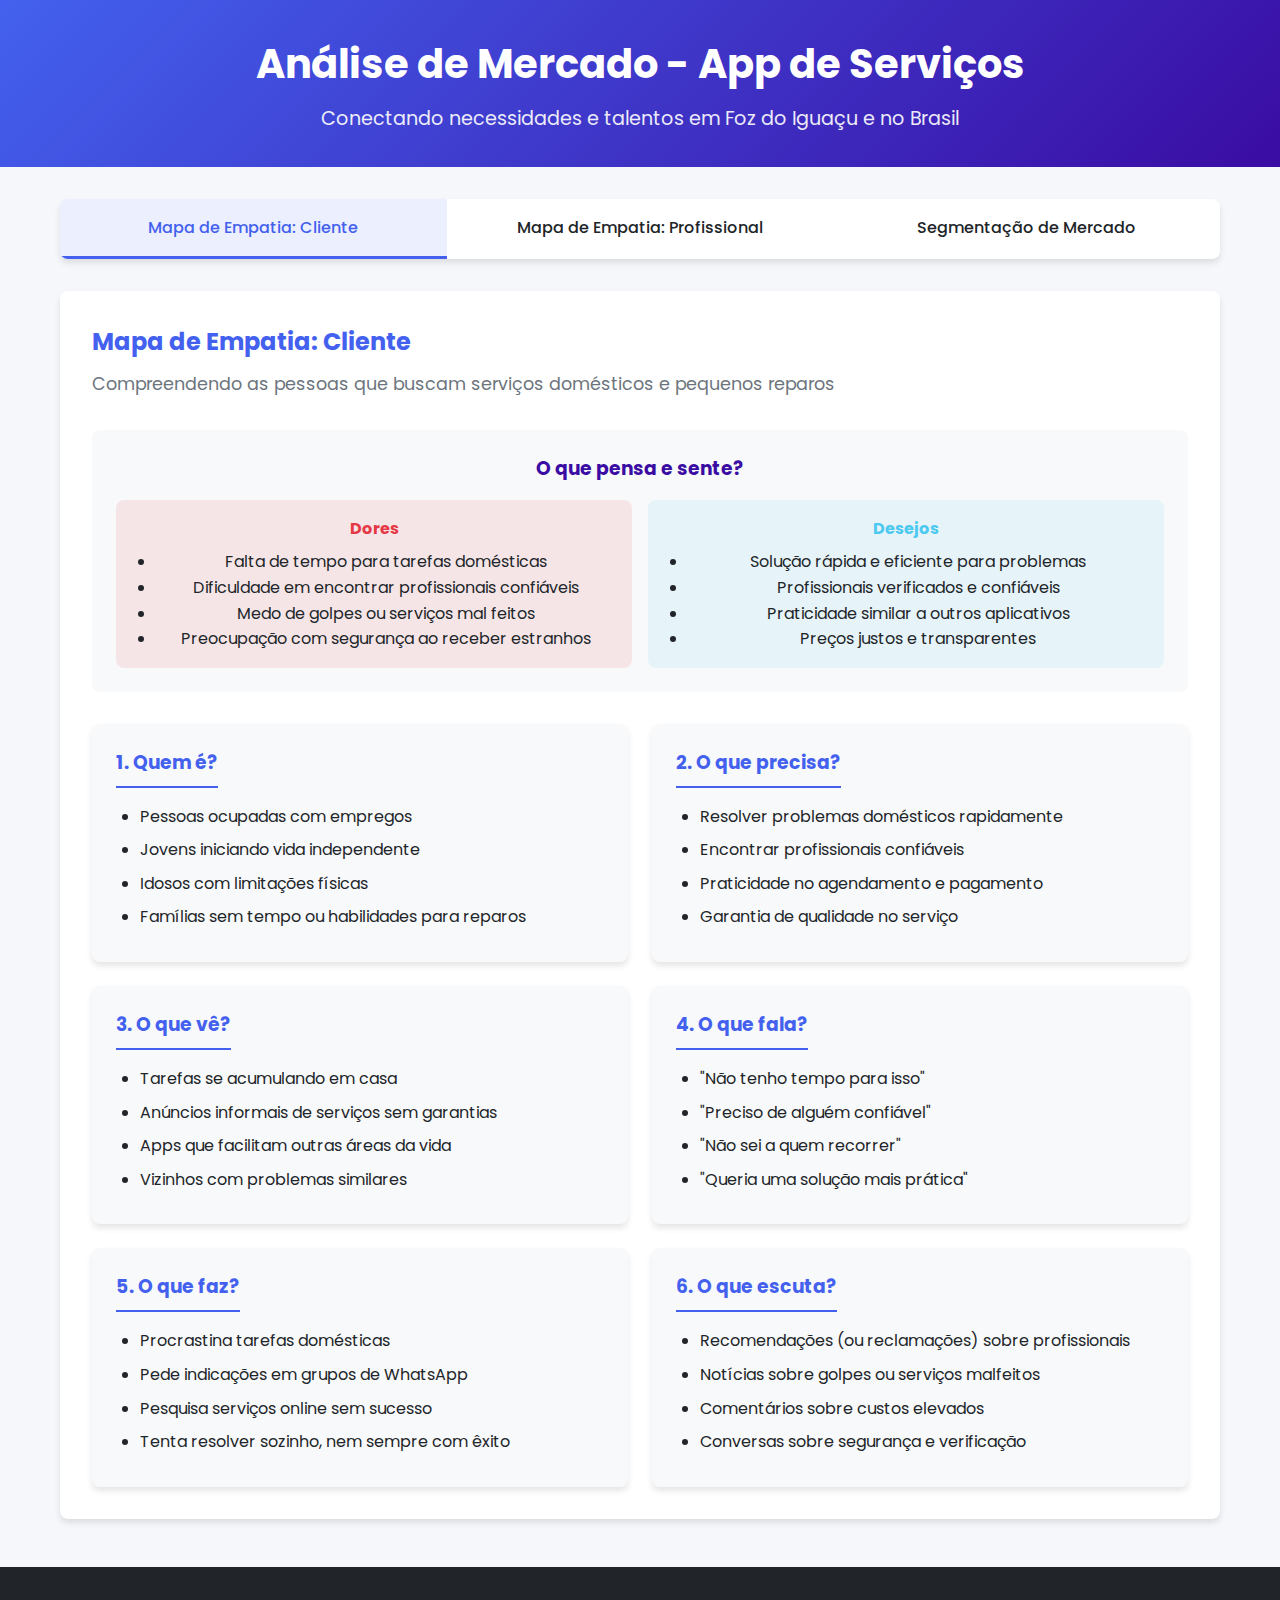
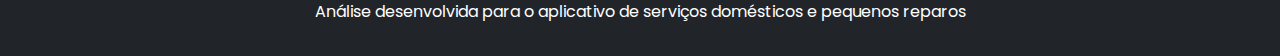
<file: Eu Resolvo/tamplates_front/Mapa-Empatia&Segmentacao/index.html>
<!DOCTYPE html>
<html lang="pt-BR">
<head>
    <meta charset="UTF-8">
    <meta name="viewport" content="width=device-width, initial-scale=1.0">
    <title>Análise de Mercado - App de Serviços</title>
    <link rel="stylesheet" href="styles.css">
    <link rel="preconnect" href="https://fonts.googleapis.com">
    <link rel="preconnect" href="https://fonts.gstatic.com" crossorigin>
    <link href="https://fonts.googleapis.com/css2?family=Poppins:wght@300;400;500;600;700&display=swap" rel="stylesheet">
</head>
<body>
    <header>
        <div class="container">
            <h1>Análise de Mercado - App de Serviços</h1>
            <p class="subtitle">Conectando necessidades e talentos em Foz do Iguaçu e no Brasil</p>
        </div>
    </header>

    <nav class="container">
        <ul class="tabs">
            <li class="tab active" data-tab="mapa-cliente">Mapa de Empatia: Cliente</li>
            <li class="tab" data-tab="mapa-profissional">Mapa de Empatia: Profissional</li>
            <li class="tab" data-tab="segmentacao">Segmentação de Mercado</li>
        </ul>
    </nav>

    <main class="container">
        <!-- Mapa de Empatia: Cliente -->
        <section id="mapa-cliente" class="tab-content active">
            <h2>Mapa de Empatia: Cliente</h2>
            <p class="description">Compreendendo as pessoas que buscam serviços domésticos e pequenos reparos</p>
            
            <div class="empathy-map">
                <div class="empathy-head">
                    <div class="head-content">
                        <h3>O que pensa e sente?</h3>
                        <div class="pains-gains">
                            <div class="pains">
                                <h4>Dores</h4>
                                <ul>
                                    <li>Falta de tempo para tarefas domésticas</li>
                                    <li>Dificuldade em encontrar profissionais confiáveis</li>
                                    <li>Medo de golpes ou serviços mal feitos</li>
                                    <li>Preocupação com segurança ao receber estranhos</li>
                                </ul>
                            </div>
                            <div class="gains">
                                <h4>Desejos</h4>
                                <ul>
                                    <li>Solução rápida e eficiente para problemas</li>
                                    <li>Profissionais verificados e confiáveis</li>
                                    <li>Praticidade similar a outros aplicativos</li>
                                    <li>Preços justos e transparentes</li>
                                </ul>
                            </div>
                        </div>
                    </div>
                </div>
                
                <div class="empathy-sections">
                    <div class="section" id="section-1">
                        <h3>1. Quem é?</h3>
                        <ul>
                            <li>Pessoas ocupadas com empregos</li>
                            <li>Jovens iniciando vida independente</li>
                            <li>Idosos com limitações físicas</li>
                            <li>Famílias sem tempo ou habilidades para reparos</li>
                        </ul>
                    </div>
                    
                    <div class="section" id="section-2">
                        <h3>2. O que precisa?</h3>
                        <ul>
                            <li>Resolver problemas domésticos rapidamente</li>
                            <li>Encontrar profissionais confiáveis</li>
                            <li>Praticidade no agendamento e pagamento</li>
                            <li>Garantia de qualidade no serviço</li>
                        </ul>
                    </div>
                    
                    <div class="section" id="section-3">
                        <h3>3. O que vê?</h3>
                        <ul>
                            <li>Tarefas se acumulando em casa</li>
                            <li>Anúncios informais de serviços sem garantias</li>
                            <li>Apps que facilitam outras áreas da vida</li>
                            <li>Vizinhos com problemas similares</li>
                        </ul>
                    </div>
                    
                    <div class="section" id="section-4">
                        <h3>4. O que fala?</h3>
                        <ul>
                            <li>"Não tenho tempo para isso"</li>
                            <li>"Preciso de alguém confiável"</li>
                            <li>"Não sei a quem recorrer"</li>
                            <li>"Queria uma solução mais prática"</li>
                        </ul>
                    </div>
                    
                    <div class="section" id="section-5">
                        <h3>5. O que faz?</h3>
                        <ul>
                            <li>Procrastina tarefas domésticas</li>
                            <li>Pede indicações em grupos de WhatsApp</li>
                            <li>Pesquisa serviços online sem sucesso</li>
                            <li>Tenta resolver sozinho, nem sempre com êxito</li>
                        </ul>
                    </div>
                    
                    <div class="section" id="section-6">
                        <h3>6. O que escuta?</h3>
                        <ul>
                            <li>Recomendações (ou reclamações) sobre profissionais</li>
                            <li>Notícias sobre golpes ou serviços malfeitos</li>
                            <li>Comentários sobre custos elevados</li>
                            <li>Conversas sobre segurança e verificação</li>
                        </ul>
                    </div>
                </div>
            </div>
        </section>

        <!-- Mapa de Empatia: Profissional -->
        <section id="mapa-profissional" class="tab-content">
            <h2>Mapa de Empatia: Profissional</h2>
            <p class="description">Compreendendo as pessoas que oferecem serviços domésticos e pequenos reparos</p>
            
            <div class="empathy-map">
                <div class="empathy-head">
                    <div class="head-content">
                        <h3>O que pensa e sente?</h3>
                        <div class="pains-gains">
                            <div class="pains">
                                <h4>Dores</h4>
                                <ul>
                                    <li>Instabilidade financeira e falta de clientes regulares</li>
                                    <li>Dificuldade em divulgar seus serviços</li>
                                    <li>Preocupação com segurança ao ir à casa de desconhecidos</li>
                                    <li>Calotes e desvalorização do trabalho</li>
                                </ul>
                            </div>
                            <div class="gains">
                                <h4>Desejos</h4>
                                <ul>
                                    <li>Fluxo constante de trabalho e renda</li>
                                    <li>Reconhecimento e valorização profissional</li>
                                    <li>Autonomia para escolher serviços</li>
                                    <li>Pagamentos seguros e garantidos</li>
                                </ul>
                            </div>
                        </div>
                    </div>
                </div>
                
                <div class="empathy-sections">
                    <div class="section" id="section-1">
                        <h3>1. Quem é?</h3>
                        <ul>
                            <li>Profissionais autônomos "faz-tudo"</li>
                            <li>Pessoas buscando renda complementar</li>
                            <li>Especialistas experientes (eletricistas, encanadores)</li>
                            <li>Trabalhadores informais sem canal de divulgação</li>
                        </ul>
                    </div>
                    
                    <div class="section" id="section-2">
                        <h3>2. O que precisa?</h3>
                        <ul>
                            <li>Encontrar clientes de forma constante</li>
                            <li>Garantia de pagamento pelos serviços</li>
                            <li>Divulgação eficiente de suas habilidades</li>
                            <li>Flexibilidade de horários e serviços</li>
                        </ul>
                    </div>
                    
                    <div class="section" id="section-3">
                        <h3>3. O que vê?</h3>
                        <ul>
                            <li>Concorrência cobrando preços muito baixos</li>
                            <li>Potencial de mercado não aproveitado</li>
                            <li>Outros profissionais usando apps de serviço</li>
                            <li>Custo de vida aumentando</li>
                        </ul>
                    </div>
                    
                    <div class="section" id="section-4">
                        <h3>4. O que fala?</h3>
                        <ul>
                            <li>"Queria ter serviço todo dia"</li>
                            <li>"É difícil viver de bico"</li>
                            <li>"Meu trabalho vale mais que isso"</li>
                            <li>"Preciso de mais clientes"</li>
                        </ul>
                    </div>
                    
                    <div class="section" id="section-5">
                        <h3>5. O que faz?</h3>
                        <ul>
                            <li>Divulga serviços informalmente</li>
                            <li>Negocia preços diretamente com clientes</li>
                            <li>Investe em ferramentas e materiais</li>
                            <li>Busca ativamente por novos clientes</li>
                        </ul>
                    </div>
                    
                    <div class="section" id="section-6">
                        <h3>6. O que escuta?</h3>
                        <ul>
                            <li>Clientes pechinchando preços</li>
                            <li>Histórias de colegas com problemas de pagamento</li>
                            <li>Feedback sobre seu trabalho</li>
                            <li>Discussões sobre informalidade e impostos</li>
                        </ul>
                    </div>
                </div>
            </div>
        </section>

        <!-- Segmentação de Mercado -->
        <section id="segmentacao" class="tab-content">
            <h2>Segmentação de Mercado</h2>
            <p class="description">Identificando os principais grupos de clientes e profissionais para o aplicativo</p>
            
            <div class="segmentation-container">
                <div class="segmentation-tabs">
                    <button class="seg-tab active" data-seg="clientes">Clientes</button>
                    <button class="seg-tab" data-seg="profissionais">Profissionais</button>
                </div>
                
                <div id="clientes" class="segmentation-content active">
                    <div class="segment-cards">
                        <div class="segment-card">
                            <div class="segment-icon">👩‍💼</div>
                            <h3>Os "Sem Tempo" Urbanos</h3>
                            <div class="segment-details">
                                <p><strong>Quem são:</strong> Profissionais ativos, 25-50 anos, rotinas intensas, pouco tempo livre</p>
                                <p><strong>Características:</strong> Renda média-alta, valorizam conveniência e confiabilidade</p>
                                <p><strong>Necessidades:</strong> Serviços de qualidade, profissionais verificados, agendamento fácil</p>
                                <p><strong>Comportamento:</strong> Dispostos a pagar mais por qualidade e praticidade</p>
                            </div>
                        </div>
                        
                        <div class="segment-card">
                            <div class="segment-icon">🧑‍🎓</div>
                            <h3>Os Jovens "Se Virando Sozinhos"</h3>
                            <div class="segment-details">
                                <p><strong>Quem são:</strong> Estudantes, recém-formados, jovens profissionais (18-30 anos)</p>
                                <p><strong>Características:</strong> Primeira vez morando sozinhos, renda limitada, sem ferramentas</p>
                                <p><strong>Necessidades:</strong> Soluções acessíveis para problemas básicos, montagem de móveis</p>
                                <p><strong>Comportamento:</strong> Sensíveis a preço, valorizam conveniência e rapidez</p>
                            </div>
                        </div>
                        
                        <div class="segment-card">
                            <div class="segment-icon">👵</div>
                            <h3>Idosos e Pessoas com Mobilidade Reduzida</h3>
                            <div class="segment-details">
                                <p><strong>Quem são:</strong> Pessoas 60+ anos, aposentados, com limitações físicas</p>
                                <p><strong>Características:</strong> Moram sozinhos ou com cônjuges idosos, precisam de ajuda</p>
                                <p><strong>Necessidades:</strong> Auxílio em tarefas que exigem força ou agilidade</p>
                                <p><strong>Comportamento:</strong> Valorizam confiança e segurança acima de tudo</p>
                            </div>
                        </div>
                        
                        <div class="segment-card">
                            <div class="segment-icon">👨‍👩‍👧</div>
                            <h3>As Famílias Atarefadas</h3>
                            <div class="segment-details">
                                <p><strong>Quem são:</strong> Casais com filhos, ambos os pais trabalham</p>
                                <p><strong>Características:</strong> Múltiplas demandas domésticas, falta de tempo</p>
                                <p><strong>Necessidades:</strong> Limpeza, organização, montagem, consertos</p>
                                <p><strong>Comportamento:</strong> Priorizam segurança devido às crianças, buscam serviços regulares</p>
                            </div>
                        </div>
                    </div>
                </div>
                
                <div id="profissionais" class="segmentation-content">
                    <div class="segment-cards">
                        <div class="segment-card">
                            <div class="segment-icon">🔧</div>
                            <h3>O Profissional Autônomo "Faz-Tudo"</h3>
                            <div class="segment-details">
                                <p><strong>Quem são:</strong> Profissionais do mercado informal de reparos e manutenção</p>
                                <p><strong>Características:</strong> Experiência prática em diversas áreas, dependem de indicações</p>
                                <p><strong>Necessidades:</strong> Ampliar base de clientes, reduzir tempo ocioso</p>
                                <p><strong>Comportamento:</strong> Buscam estabilidade financeira e fluxo previsível de trabalho</p>
                            </div>
                        </div>
                        
                        <div class="segment-card">
                            <div class="segment-icon">💼</div>
                            <h3>O "Complementador de Renda"</h3>
                            <div class="segment-details">
                                <p><strong>Quem são:</strong> Pessoas com emprego formal buscando renda extra</p>
                                <p><strong>Características:</strong> Disponibilidade em horários específicos, habilidades variadas</p>
                                <p><strong>Necessidades:</strong> Flexibilidade, forma descomplicada de conectar-se</p>
                                <p><strong>Comportamento:</strong> Valorizam autonomia para escolher quando e quais serviços aceitar</p>
                            </div>
                        </div>
                        
                        <div class="segment-card">
                            <div class="segment-icon">👨‍🔧</div>
                            <h3>O Especialista Experiente</h3>
                            <div class="segment-details">
                                <p><strong>Quem são:</strong> Profissionais com formação técnica ou vasta experiência</p>
                                <p><strong>Características:</strong> Conhecimento especializado, podem estar aposentados</p>
                                <p><strong>Necessidades:</strong> Encontrar clientes que valorizem sua expertise</p>
                                <p><strong>Comportamento:</strong> Buscam qualidade sobre quantidade, valorizam respeito pelo trabalho</p>
                            </div>
                        </div>
                    </div>
                </div>
            </div>
            
            <div class="geographic-focus">
                <h3>Foco Geográfico Inicial: Foz do Iguaçu, PR</h3>
                <p>Características específicas da região:</p>
                <ul>
                    <li>Cidade turística e fronteiriça</li>
                    <li>População diversificada</li>
                    <li>Mercado de teste ideal antes da expansão nacional</li>
                    <li>Potencial para validar o modelo em escala controlada</li>
                </ul>
            </div>
        </section>
    </main>

    <footer>
        <div class="container">
            <p>Análise desenvolvida para o aplicativo de serviços domésticos e pequenos reparos</p>
        </div>
    </footer>

    <script src="script.js"></script>
</body>
</html>
</file>
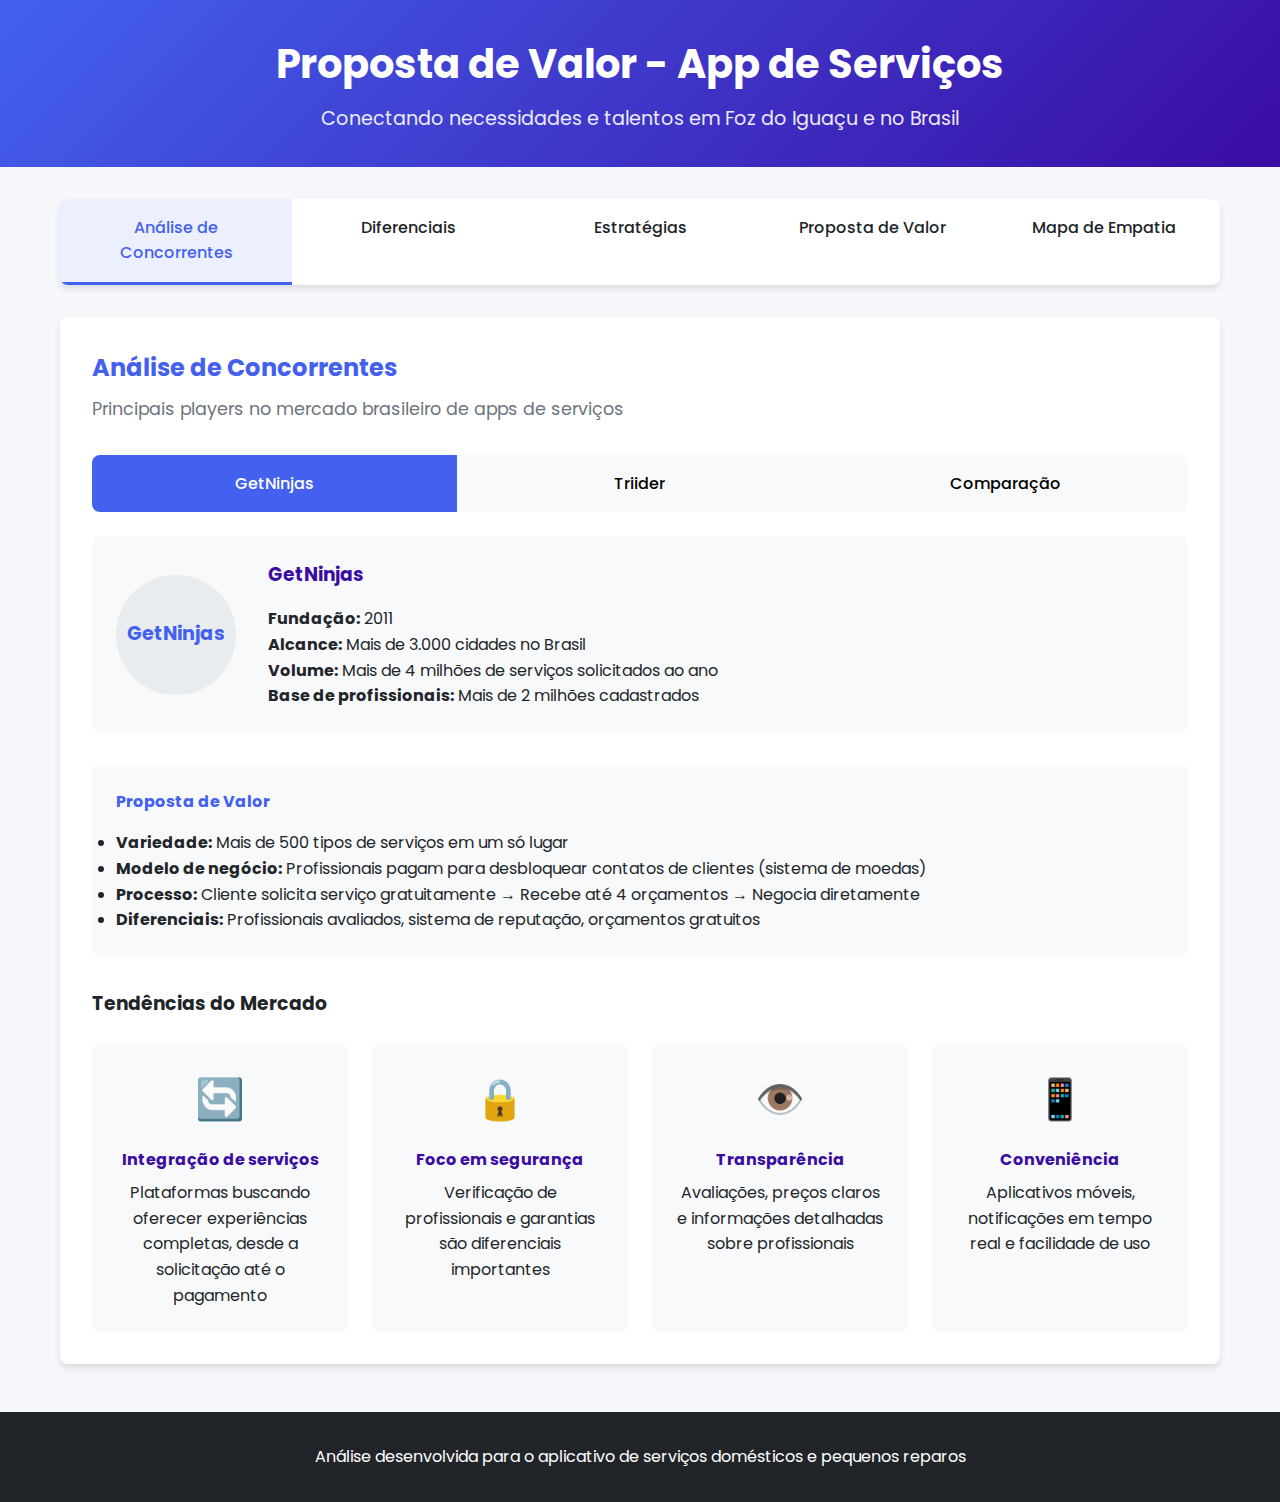
<file: Eu Resolvo/tamplates_front/Porposta-Valor/proposta_valor.html>
<!DOCTYPE html>
<html lang="pt-BR">
<head>
    <meta charset="UTF-8">
    <meta name="viewport" content="width=device-width, initial-scale=1.0">
    <title>Proposta de Valor - App de Serviços</title>
    <link rel="stylesheet" href="styles.css">
    <link rel="preconnect" href="https://fonts.googleapis.com">
    <link rel="preconnect" href="https://fonts.gstatic.com" crossorigin>
    <link href="https://fonts.googleapis.com/css2?family=Poppins:wght@300;400;500;600;700&display=swap" rel="stylesheet">
</head>
<body>
    <header>
        <div class="container">
            <h1>Proposta de Valor - App de Serviços</h1>
            <p class="subtitle">Conectando necessidades e talentos em Foz do Iguaçu e no Brasil</p>
        </div>
    </header>

    <nav class="container">
        <ul class="tabs">
            <li class="tab active" data-tab="concorrentes">Análise de Concorrentes</li>
            <li class="tab" data-tab="diferenciais">Diferenciais</li>
            <li class="tab" data-tab="estrategias">Estratégias</li>
            <li class="tab" data-tab="proposta">Proposta de Valor</li>
            <li class="tab" data-tab="mapa-empatia">Mapa de Empatia</li>
        </ul>
    </nav>

    <main class="container">
        <!-- Análise de Concorrentes -->
        <section id="concorrentes" class="tab-content active">
            <h2>Análise de Concorrentes</h2>
            <p class="description">Principais players no mercado brasileiro de apps de serviços</p>
            
            <div class="competitors-container">
                <div class="competitor-tabs">
                    <button class="comp-tab active" data-comp="getninjas">GetNinjas</button>
                    <button class="comp-tab" data-comp="triider">Triider</button>
                    <button class="comp-tab" data-comp="comparacao">Comparação</button>
                </div>
                
                <div id="getninjas" class="competitor-content active">
                    <div class="competitor-card">
                        <div class="competitor-logo">
                            <span class="logo-placeholder">GetNinjas</span>
                        </div>
                        <div class="competitor-info">
                            <h3>GetNinjas</h3>
                            <p><strong>Fundação:</strong> 2011</p>
                            <p><strong>Alcance:</strong> Mais de 3.000 cidades no Brasil</p>
                            <p><strong>Volume:</strong> Mais de 4 milhões de serviços solicitados ao ano</p>
                            <p><strong>Base de profissionais:</strong> Mais de 2 milhões cadastrados</p>
                        </div>
                    </div>
                    
                    <div class="value-proposition">
                        <h4>Proposta de Valor</h4>
                        <ul>
                            <li><strong>Variedade:</strong> Mais de 500 tipos de serviços em um só lugar</li>
                            <li><strong>Modelo de negócio:</strong> Profissionais pagam para desbloquear contatos de clientes (sistema de moedas)</li>
                            <li><strong>Processo:</strong> Cliente solicita serviço gratuitamente → Recebe até 4 orçamentos → Negocia diretamente</li>
                            <li><strong>Diferenciais:</strong> Profissionais avaliados, sistema de reputação, orçamentos gratuitos</li>
                        </ul>
                    </div>
                </div>
                
                <div id="triider" class="competitor-content">
                    <div class="competitor-card">
                        <div class="competitor-logo">
                            <span class="logo-placeholder">Triider</span>
                        </div>
                        <div class="competitor-info">
                            <h3>Triider</h3>
                            <p><strong>Fundação:</strong> 2017</p>
                            <p><strong>Alcance:</strong> Presente em mais de 15 cidades (principais capitais)</p>
                            <p><strong>Aquisição:</strong> Comprou a operação brasileira da Habitissimo em 2021</p>
                            <p><strong>Foco:</strong> Serviços de manutenção e reforma</p>
                        </div>
                    </div>
                    
                    <div class="value-proposition">
                        <h4>Proposta de Valor</h4>
                        <ul>
                            <li><strong>Acompanhamento:</strong> "O Triider acompanha seu pedido do início ao fim"</li>
                            <li><strong>Processo integrado:</strong> Solicitação, orçamentos, comunicação, contratação e pagamento em um único lugar</li>
                            <li><strong>Pagamento:</strong> Facilitado em até 6x sem juros</li>
                            <li><strong>Diferenciais:</strong> Profissionais verificados, garantia nos serviços, suporte constante</li>
                        </ul>
                    </div>
                </div>
                
                <div id="comparacao" class="competitor-content">
                    <h3>Comparação dos Concorrentes</h3>
                    <div class="comparison-table">
                        <table>
                            <thead>
                                <tr>
                                    <th>Aspecto</th>
                                    <th>GetNinjas</th>
                                    <th>Triider</th>
                                </tr>
                            </thead>
                            <tbody>
                                <tr>
                                    <td>Modelo de negócio</td>
                                    <td>Profissionais pagam por contatos</td>
                                    <td>Não especificado claramente</td>
                                </tr>
                                <tr>
                                    <td>Variedade de serviços</td>
                                    <td>Mais de 500 tipos</td>
                                    <td>Foco em manutenção e reforma</td>
                                </tr>
                                <tr>
                                    <td>Alcance geográfico</td>
                                    <td>Mais de 3.000 cidades</td>
                                    <td>15+ cidades (principais capitais)</td>
                                </tr>
                                <tr>
                                    <td>Garantia de serviço</td>
                                    <td>Não mencionada explicitamente</td>
                                    <td>Oferece garantia</td>
                                </tr>
                                <tr>
                                    <td>Pagamento</td>
                                    <td>Negociação direta</td>
                                    <td>Integrado na plataforma, parcelamento</td>
                                </tr>
                                <tr>
                                    <td>Verificação de profissionais</td>
                                    <td>Sistema de avaliações</td>
                                    <td>Verificação ativa</td>
                                </tr>
                                <tr>
                                    <td>Diferencial principal</td>
                                    <td>Volume e variedade</td>
                                    <td>Acompanhamento completo</td>
                                </tr>
                            </tbody>
                        </table>
                    </div>
                </div>
            </div>
            
            <div class="market-trends">
                <h3>Tendências do Mercado</h3>
                <div class="trends-grid">
                    <div class="trend-card">
                        <div class="trend-icon">🔄</div>
                        <h4>Integração de serviços</h4>
                        <p>Plataformas buscando oferecer experiências completas, desde a solicitação até o pagamento</p>
                    </div>
                    <div class="trend-card">
                        <div class="trend-icon">🔒</div>
                        <h4>Foco em segurança</h4>
                        <p>Verificação de profissionais e garantias são diferenciais importantes</p>
                    </div>
                    <div class="trend-card">
                        <div class="trend-icon">👁️</div>
                        <h4>Transparência</h4>
                        <p>Avaliações, preços claros e informações detalhadas sobre profissionais</p>
                    </div>
                    <div class="trend-card">
                        <div class="trend-icon">📱</div>
                        <h4>Conveniência</h4>
                        <p>Aplicativos móveis, notificações em tempo real e facilidade de uso</p>
                    </div>
                </div>
            </div>
        </section>

        <!-- Diferenciais -->
        <section id="diferenciais" class="tab-content">
            <h2>Diferenciais do App</h2>
            <p class="description">O que torna nosso aplicativo único no mercado</p>
            
            <div class="differentials-container">
                <div class="differentials-tabs">
                    <button class="diff-tab active" data-diff="estrategicos">Estratégicos</button>
                    <button class="diff-tab" data-diff="funcionais">Funcionais</button>
                    <button class="diff-tab" data-diff="tecnologicos">Tecnológicos</button>
                </div>
                
                <div id="estrategicos" class="differentials-content active">
                    <div class="differentials-grid">
                        <div class="differential-card">
                            <div class="differential-icon">🎯</div>
                            <h3>Foco regional inicial em Foz do Iguaçu</h3>
                            <p>Enquanto os grandes players focam em capitais, criamos uma experiência altamente personalizada para uma cidade específica, com conhecimento profundo do mercado local e suas particularidades.</p>
                        </div>
                        
                        <div class="differential-card">
                            <div class="differential-icon">🛒</div>
                            <h3>Experiência de marketplace</h3>
                            <p>Diferente do modelo tradicional de "pedido → orçamentos", nosso app propõe uma experiência de navegação por catálogo de profissionais, similar a um marketplace, dando maior autonomia ao cliente.</p>
                        </div>
                        
                        <div class="differential-card">
                            <div class="differential-icon">✅</div>
                            <h3>Verificação rigorosa de profissionais</h3>
                            <p>Sistema de verificação mais completo que os concorrentes, incluindo verificação de antecedentes, documentação, qualificações técnicas e validação de habilidades.</p>
                        </div>
                        
                        <div class="differential-card">
                            <div class="differential-icon">🤝</div>
                            <h3>Inclusão social e formalização</h3>
                            <p>Foco explícito na inclusão de trabalhadores informais no mercado digital, com ferramentas para ajudar profissionais a se formalizarem e capacitação para melhorarem seus serviços.</p>
                        </div>
                    </div>
                </div>
                
                <div id="funcionais" class="differentials-content">
                    <div class="differentials-grid">
                        <div class="differential-card">
                            <div class="differential-icon">🛡️</div>
                            <h3>Sistema de garantia e seguro</h3>
                            <p>Garantia de satisfação para todos os serviços, seguro contra danos ou acidentes durante a execução, e processo claro de resolução de disputas.</p>
                        </div>
                        
                        <div class="differential-card">
                            <div class="differential-icon">📅</div>
                            <h3>Agendamento inteligente</h3>
                            <p>Sistema que considera a localização do profissional e otimiza rotas, com sugestões de horários baseadas na disponibilidade e proximidade.</p>
                        </div>
                        
                        <div class="differential-card">
                            <div class="differential-icon">💯</div>
                            <h3>Transparência total</h3>
                            <p>Preços claros e padronizados por tipo de serviço, perfis detalhados com portfólio, avaliações verificadas e histórico completo de serviços.</p>
                        </div>
                        
                        <div class="differential-card">
                            <div class="differential-icon">👌</div>
                            <h3>Experiência simplificada</h3>
                            <p>Interface intuitiva e amigável, menos etapas para contratar, comunicação direta e integrada, e acompanhamento em tempo real do status do serviço.</p>
                        </div>
                    </div>
                </div>
                
                <div id="tecnologicos" class="differentials-content">
                    <div class="differentials-grid">
                        <div class="differential-card">
                            <div class="differential-icon">🧠</div>
                            <h3>Inteligência artificial para matching</h3>
                            <p>Algoritmo que aprende as preferências do cliente e sugere profissionais compatíveis, com recomendações personalizadas baseadas no histórico.</p>
                        </div>
                        
                        <div class="differential-card">
                            <div class="differential-icon">📷</div>
                            <h3>Recursos visuais avançados</h3>
                            <p>Possibilidade de envio de fotos/vídeos do problema para avaliação prévia, videochamada integrada para diagnóstico remoto e realidade aumentada.</p>
                        </div>
                        
                        <div class="differential-card">
                            <div class="differential-icon">🔨</div>
                            <h3>Integração com fornecedores</h3>
                            <p>Parceria com lojas de materiais de construção e ferramentas, orçamentos que incluem materiais necessários e descontos exclusivos.</p>
                        </div>
                        
                        <div class="differential-card">
                            <div class="differential-icon">🏆</div>
                            <h3>Gamificação e fidelização</h3>
                            <p>Sistema de pontos e recompensas para clientes frequentes, programa de fidelidade e desafios para profissionais de destaque.</p>
                        </div>
                    </div>
                </div>
            </div>
        </section>

        <!-- Estratégias -->
        <section id="estrategias" class="tab-content">
            <h2>Estratégias para Superar Concorrentes</h2>
            <p class="description">Como nos posicionaremos para conquistar o mercado</p>
            
            <div class="strategies-container">
                <div class="strategy-card">
                    <div class="strategy-number">1</div>
                    <div class="strategy-content">
                        <h3>Estratégia de Entrada e Expansão Regional</h3>
                        <p><strong>Dominar Foz do Iguaçu antes de expandir</strong></p>
                        <ul>
                            <li>Concentrar recursos em uma única cidade inicialmente</li>
                            <li>Alcançar alta densidade de profissionais por categoria</li>
                            <li>Estabelecer parcerias locais com comércios e condomínios</li>
                            <li>Criar eventos presenciais para cadastro e treinamento</li>
                        </ul>
                        <p class="strategy-advantage"><strong>Vantagem:</strong> Enquanto concorrentes diluem esforços em múltiplas cidades, nosso foco geográfico permite maior penetração e reconhecimento local.</p>
                    </div>
                </div>
                
                <div class="strategy-card">
                    <div class="strategy-number">2</div>
                    <div class="strategy-content">
                        <h3>Estratégia de Experiência do Usuário</h3>
                        <p><strong>Criar uma experiência verdadeiramente centrada no usuário</strong></p>
                        <ul>
                            <li>Interface simplificada com menos etapas para contratação</li>
                            <li>Sistema de busca e filtros avançados</li>
                            <li>Visualização de agenda em tempo real dos profissionais</li>
                            <li>Acompanhamento em tempo real da localização do profissional</li>
                        </ul>
                        <p class="strategy-advantage"><strong>Vantagem:</strong> Supera a experiência fragmentada do GetNinjas e a limitação de categorias do Triider, oferecendo navegação mais intuitiva.</p>
                    </div>
                </div>
                
                <div class="strategy-card">
                    <div class="strategy-number">3</div>
                    <div class="strategy-content">
                        <h3>Estratégia de Confiança e Segurança</h3>
                        <p><strong>Estabelecer o mais alto padrão de confiabilidade do mercado</strong></p>
                        <ul>
                            <li>Verificação em múltiplas etapas para profissionais</li>
                            <li>Sistema de garantia próprio para todos os serviços</li>
                            <li>Seguro contra danos ou acidentes durante a execução</li>
                            <li>"Selo de confiança" para profissionais que atendem a critérios rigorosos</li>
                        </ul>
                        <p class="strategy-advantage"><strong>Vantagem:</strong> Aborda diretamente a principal preocupação dos usuários (segurança) com medidas mais robustas que as oferecidas pelos concorrentes.</p>
                    </div>
                </div>
                
                <div class="strategy-card">
                    <div class="strategy-number">4</div>
                    <div class="strategy-content">
                        <h3>Estratégia de Modelo de Negócio</h3>
                        <p><strong>Adotar modelo híbrido que beneficia ambos os lados</strong></p>
                        <ul>
                            <li>Para clientes: acesso gratuito à plataforma e busca</li>
                            <li>Para profissionais: cadastro gratuito e modelo freemium</li>
                            <li>Plano básico: comissão por serviço (10-15%)</li>
                            <li>Plano premium: mensalidade fixa com comissão reduzida</li>
                        </ul>
                        <p class="strategy-advantage"><strong>Vantagem:</strong> Mais justo que o modelo de "compra de contatos" do GetNinjas e mais transparente que o modelo do Triider.</p>
                    </div>
                </div>
                
                <div class="strategy-card">
                    <div class="strategy-number">5</div>
                    <div class="strategy-content">
                        <h3>Estratégia de Impacto Social</h3>
                        <p><strong>Posicionar o app como agente de transformação social</strong></p>
                        <ul>
                            <li>Programas de capacitação para profissionais</li>
                            <li>Ferramentas para formalização (MEI)</li>
                            <li>Parcerias com instituições de ensino técnico</li>
                            <li>Sistema de microcrédito para aquisição de ferramentas</li>
                        </ul>
                        <p class="strategy-advantage"><strong>Vantagem:</strong> Cria conexão emocional com usuários e diferencia a marca por seu propósito social.</p>
                    </div>
                </div>
            </div>
            
            <div class="implementation-phases">
                <h3>Implementação Faseada</h3>
                <div class="phases-container">
                    <div class="phase">
                        <h4>Fase 1: Lançamento</h4>
                        <ul>
                            <li>Foco regional em Foz do Iguaçu</li>
                            <li>Experiência de usuário simplificada</li>
                            <li>Verificação básica de profissionais</li>
                            <li>Modelo de negócio inicial</li>
                        </ul>
                    </div>
                    <div class="phase">
                        <h4>Fase 2: Consolidação</h4>
                        <ul>
                            <li>Sistema de garantia</li>
                            <li>Recursos tecnológicos básicos</li>
                            <li>Expansão para cidades próximas</li>
                            <li>Programas iniciais de capacitação</li>
                        </ul>
                    </div>
                    <div class="phase">
                        <h4>Fase 3: Expansão</h4>
                        <ul>
                            <li>Recursos avançados de IA</li>
                            <li>Sistema completo de impacto social</li>
                            <li>Expansão regional mais ampla</li>
                            <li>Parcerias estratégicas com fornecedores</li>
                        </ul>
                    </div>
                </div>
            </div>
        </section>

        <!-- Proposta de Valor -->
        <section id="proposta" class="tab-content">
            <h2>Proposta de Valor</h2>
            <p class="description">O que nos define e nos diferencia no mercado</p>
            
            <div class="value-proposition-statement">
                <blockquote>
                    "Conectamos pessoas que precisam de ajuda a profissionais verificados e confiáveis através de uma experiência simples e segura, transformando pequenos serviços em grandes soluções para o dia a dia, enquanto geramos oportunidades reais de trabalho e renda na sua comunidade."
                </blockquote>
            </div>
            
            <div class="value-elements">
                <h3>Elementos Fundamentais da Proposta de Valor</h3>
                <div class="elements-grid">
                    <div class="element-card">
                        <div class="element-icon">⚡</div>
                        <h4>Simplicidade e Praticidade</h4>
                        <p>Experiência de marketplace intuitiva, onde encontrar o profissional ideal é tão fácil quanto escolher um produto em uma loja online.</p>
                    </div>
                    
                    <div class="element-card">
                        <div class="element-icon">🔒</div>
                        <h4>Confiança e Segurança</h4>
                        <p>Verificação rigorosa, garantia em todos os serviços e sistema transparente de avaliações verificadas.</p>
                    </div>
                    
                    <div class="element-card">
                        <div class="element-icon">🏙️</div>
                        <h4>Comunidade e Impacto Local</h4>
                        <p>Construímos uma comunidade onde profissionais locais encontram oportunidades reais e clientes encontram talentos da sua própria cidade.</p>
                    </div>
                    
                    <div class="element-card">
                        <div class="element-icon">📱</div>
                        <h4>Tecnologia a Serviço da Simplicidade</h4>
                        <p>Matching inteligente, diagnóstico remoto e acompanhamento em tempo real tornam a experiência fluida do início ao fim.</p>
                    </div>
                    
                    <div class="element-card">
                        <div class="element-icon">💼</div>
                        <h4>Valorização do Trabalho</h4>
                        <p>Nossa plataforma valoriza os profissionais, oferecendo ferramentas para crescimento, visibilidade para seu talento e remuneração adequada.</p>
                    </div>
                </div>
            </div>
            
            <div class="benefits-section">
                <h3>Benefícios Claros para Cada Público</h3>
                <div class="benefits-container">
                    <div class="benefits-column">
                        <h4>Para Clientes</h4>
                        <ul>
                            <li>Economia de tempo na busca e contratação</li>
                            <li>Tranquilidade ao receber profissionais verificados</li>
                            <li>Transparência total em preços e qualificações</li>
                            <li>Garantia de satisfação em todos os serviços</li>
                            <li>Suporte durante todo o processo</li>
                        </ul>
                    </div>
                    
                    <div class="benefits-column">
                        <h4>Para Profissionais</h4>
                        <ul>
                            <li>Acesso a clientes qualificados sem investimento inicial</li>
                            <li>Ferramentas para gestão e crescimento do negócio</li>
                            <li>Oportunidade de construir reputação digital</li>
                            <li>Modelo de negócio justo e transparente</li>
                            <li>Capacitação e apoio para formalização</li>
                        </ul>
                    </div>
                </div>
            </div>
            
            <div class="commitment">
                <h3>Compromisso com a Excelência</h3>
                <p>Nossa proposta de valor não se limita a conectar pessoas, mas a transformar a experiência de contratação de serviços em algo simples, seguro e satisfatório para todos os envolvidos. Acreditamos que a tecnologia, quando aplicada com propósito, pode resolver problemas reais e criar oportunidades significativas na comunidade.</p>
                <p>Ao escolher nosso aplicativo, você não está apenas contratando um serviço, mas participando de um movimento de valorização do trabalho bem feito e de transformação digital inclusiva, começando pela sua cidade e expandindo para todo o Brasil.</p>
            </div>
        </section>
        
        <!-- Mapa de Empatia -->
        <section id="mapa-empatia" class="tab-content">
            <h2>Mapa de Empatia</h2>
            <p class="description">Compreendendo as pessoas que interagem com nosso aplicativo</p>
            
            <div class="empathy-tabs">
                <button class="emp-tab active" data-emp="cliente">Cliente</button>
                <button class="emp-tab" data-emp="profissional">Profissional</button>
            </div>
            
            <div id="cliente" class="empathy-content active">
                <div class="empathy-map">
                    <div class="empathy-head">
                        <div class="head-content">
                            <h3>O que pensa e sente?</h3>
                            <div class="pains-gains">
                                <div class="pains">
                                    <h4>Dores</h4>
                                    <ul>
                                        <li>Falta de tempo para tarefas domésticas</li>
                                        <li>Dificuldade em encontrar profissionais confiáveis</li>
                                        <li>Medo de golpes ou serviços mal feitos</li>
                                        <li>Preocupação com segurança ao receber estranhos</li>
                                    </ul>
                                </div>
                                <div class="gains">
                                    <h4>Desejos</h4>
                                    <ul>
                                        <li>Solução rápida e eficiente para problemas</li>
                                        <li>Profissionais verificados e confiáveis</li>
                                        <li>Praticidade similar a outros aplicativos</li>
                                        <li>Preços justos e transparentes</li>
                                    </ul>
                                </div>
                            </div>
                        </div>
                    </div>
                    
                    <div class="empathy-sections">
                        <div class="section" id="section-1">
                            <h3>1. Quem é?</h3>
                            <ul>
                                <li>Pessoas ocupadas com empregos</li>
                                <li>Jovens iniciando vida independente</li>
                                <li>Idosos com limitações físicas</li>
                                <li>Famílias sem tempo ou habilidades para reparos</li>
                            </ul>
                        </div>
                        
                        <div class="section" id="section-2">
                            <h3>2. O que precisa?</h3>
                            <ul>
                                <li>Resolver problemas domésticos rapidamente</li>
                                <li>Encontrar profissionais confiáveis</li>
                                <li>Praticidade no agendamento e pagamento</li>
                                <li>Garantia de qualidade no serviço</li>
                            </ul>
                        </div>
                        
                        <div class="section" id="section-3">
                            <h3>3. O que vê?</h3>
                            <ul>
                                <li>Tarefas se acumulando em casa</li>
                                <li>Anúncios informais de serviços sem garantias</li>
                                <li>Apps que facilitam outras áreas da vida</li>
                                <li>Vizinhos com problemas similares</li>
                            </ul>
                        </div>
                        
                        <div class="section" id="section-4">
                            <h3>4. O que fala?</h3>
                            <ul>
                                <li>"Não tenho tempo para isso"</li>
                                <li>"Preciso de alguém confiável"</li>
                                <li>"Não sei a quem recorrer"</li>
                                <li>"Queria uma solução mais prática"</li>
                            </ul>
                        </div>
                        
                        <div class="section" id="section-5">
                            <h3>5. O que faz?</h3>
                            <ul>
                                <li>Procrastina tarefas domésticas</li>
                                <li>Pede indicações em grupos de WhatsApp</li>
                                <li>Pesquisa serviços online sem sucesso</li>
                                <li>Tenta resolver sozinho, nem sempre com êxito</li>
                            </ul>
                        </div>
                        
                        <div class="section" id="section-6">
                            <h3>6. O que escuta?</h3>
                            <ul>
                                <li>Recomendações (ou reclamações) sobre profissionais</li>
                                <li>Notícias sobre golpes ou serviços malfeitos</li>
                                <li>Comentários sobre custos elevados</li>
                                <li>Conversas sobre segurança e verificação</li>
                            </ul>
                        </div>
                    </div>
                </div>
            </div>
            
            <div id="profissional" class="empathy-content">
                <div class="empathy-map">
                    <div class="empathy-head">
                        <div class="head-content">
                            <h3>O que pensa e sente?</h3>
                            <div class="pains-gains">
                                <div class="pains">
                                    <h4>Dores</h4>
                                    <ul>
                                        <li>Instabilidade financeira e falta de clientes regulares</li>
                                        <li>Dificuldade em divulgar seus serviços</li>
                                        <li>Preocupação com segurança ao ir à casa de desconhecidos</li>
                                        <li>Calotes e desvalorização do trabalho</li>
                                    </ul>
                                </div>
                                <div class="gains">
                                    <h4>Desejos</h4>
                                    <ul>
                                        <li>Fluxo constante de trabalho e renda</li>
                                        <li>Reconhecimento e valorização profissional</li>
                                        <li>Autonomia para escolher serviços</li>
                                        <li>Pagamentos seguros e garantidos</li>
                                    </ul>
                                </div>
                            </div>
                        </div>
                    </div>
                    
                    <div class="empathy-sections">
                        <div class="section" id="section-1">
                            <h3>1. Quem é?</h3>
                            <ul>
                                <li>Profissionais autônomos "faz-tudo"</li>
                                <li>Pessoas buscando renda complementar</li>
                                <li>Especialistas experientes (eletricistas, encanadores)</li>
                                <li>Trabalhadores informais sem canal de divulgação</li>
                            </ul>
                        </div>
                        
                        <div class="section" id="section-2">
                            <h3>2. O que precisa?</h3>
                            <ul>
                                <li>Encontrar clientes de forma constante</li>
                                <li>Garantia de pagamento pelos serviços</li>
                                <li>Divulgação eficiente de suas habilidades</li>
                                <li>Flexibilidade de horários e serviços</li>
                            </ul>
                        </div>
                        
                        <div class="section" id="section-3">
                            <h3>3. O que vê?</h3>
                            <ul>
                                <li>Concorrência cobrando preços muito baixos</li>
                                <li>Potencial de mercado não aproveitado</li>
                                <li>Outros profissionais usando apps de serviço</li>
                                <li>Custo de vida aumentando</li>
                            </ul>
                        </div>
                        
                        <div class="section" id="section-4">
                            <h3>4. O que fala?</h3>
                            <ul>
                                <li>"Queria ter serviço todo dia"</li>
                                <li>"É difícil viver de bico"</li>
                                <li>"Meu trabalho vale mais que isso"</li>
                                <li>"Preciso de mais clientes"</li>
                            </ul>
                        </div>
                        
                        <div class="section" id="section-5">
                            <h3>5. O que faz?</h3>
                            <ul>
                                <li>Divulga serviços informalmente</li>
                                <li>Negocia preços diretamente com clientes</li>
                                <li>Investe em ferramentas e materiais</li>
                                <li>Busca ativamente por novos clientes</li>
                            </ul>
                        </div>
                        
                        <div class="section" id="section-6">
                            <h3>6. O que escuta?</h3>
                            <ul>
                                <li>Clientes pechinchando preços</li>
                                <li>Histórias de colegas com problemas de pagamento</li>
                                <li>Feedback sobre seu trabalho</li>
                                <li>Discussões sobre informalidade e impostos</li>
                            </ul>
                        </div>
                    </div>
                </div>
            </div>
        </section>
    </main>

    <footer>
        <div class="container">
            <p>Análise desenvolvida para o aplicativo de serviços domésticos e pequenos reparos</p>
        </div>
    </footer>

    <script src="script.js"></script>
</body>
</html>
</file>
<file: Eu Resolvo/tamplates_front/Mapa-Empatia&Segmentacao/styles.css>
:root {
    --primary-color: #4361ee;
    --secondary-color: #3a0ca3;
    --accent-color: #f72585;
    --light-color: #f8f9fa;
    --dark-color: #212529;
    --gray-color: #6c757d;
    --success-color: #4cc9f0;
    --warning-color: #f77f00;
    --danger-color: #e63946;
    --border-radius: 8px;
    --box-shadow: 0 4px 6px rgba(0, 0, 0, 0.1);
    --transition: all 0.3s ease;
}

* {
    margin: 0;
    padding: 0;
    box-sizing: border-box;
}

body {
    font-family: 'Poppins', sans-serif;
    line-height: 1.6;
    color: var(--dark-color);
    background-color: #f5f7fa;
}

.container {
    width: 100%;
    max-width: 1200px;
    margin: 0 auto;
    padding: 0 20px;
}

header {
    background: linear-gradient(135deg, var(--primary-color), var(--secondary-color));
    color: white;
    padding: 2rem 0;
    text-align: center;
    margin-bottom: 2rem;
}

header h1 {
    font-size: 2.5rem;
    margin-bottom: 0.5rem;
}

.subtitle {
    font-size: 1.2rem;
    opacity: 0.9;
}

/* Tabs Navigation */
.tabs {
    display: flex;
    list-style: none;
    background-color: white;
    border-radius: var(--border-radius);
    box-shadow: var(--box-shadow);
    margin-bottom: 2rem;
    overflow: hidden;
}

.tab {
    flex: 1;
    text-align: center;
    padding: 1rem;
    cursor: pointer;
    transition: var(--transition);
    font-weight: 500;
    border-bottom: 3px solid transparent;
}

.tab:hover {
    background-color: rgba(67, 97, 238, 0.1);
}

.tab.active {
    border-bottom: 3px solid var(--primary-color);
    color: var(--primary-color);
    background-color: rgba(67, 97, 238, 0.1);
}

/* Tab Content */
.tab-content {
    display: none;
    background-color: white;
    border-radius: var(--border-radius);
    box-shadow: var(--box-shadow);
    padding: 2rem;
    margin-bottom: 2rem;
}

.tab-content.active {
    display: block;
}

.tab-content h2 {
    color: var(--primary-color);
    margin-bottom: 0.5rem;
}

.description {
    color: var(--gray-color);
    margin-bottom: 2rem;
    font-size: 1.1rem;
}

/* Empathy Map */
.empathy-map {
    display: flex;
    flex-direction: column;
    gap: 2rem;
}

.empathy-head {
    background-color: #f8f9fa;
    border-radius: var(--border-radius);
    padding: 1.5rem;
    text-align: center;
    position: relative;
}

.empathy-head:before {
    content: '';
    position: absolute;
    width: 100px;
    height: 100px;
    background-color: #f8f9fa;
    border-radius: 50%;
    top: -50px;
    left: calc(50% - 50px);
    z-index: -1;
}

.head-content h3 {
    color: var(--secondary-color);
    margin-bottom: 1rem;
}

.pains-gains {
    display: flex;
    gap: 1rem;
}

.pains, .gains {
    flex: 1;
    padding: 1rem;
    border-radius: var(--border-radius);
}

.pains {
    background-color: rgba(230, 57, 70, 0.1);
}

.gains {
    background-color: rgba(76, 201, 240, 0.1);
}

.pains h4 {
    color: var(--danger-color);
    margin-bottom: 0.5rem;
}

.gains h4 {
    color: var(--success-color);
    margin-bottom: 0.5rem;
}

.pains ul, .gains ul {
    padding-left: 1.5rem;
}

.empathy-sections {
    display: grid;
    grid-template-columns: repeat(2, 1fr);
    gap: 1.5rem;
}

.section {
    background-color: #f8f9fa;
    border-radius: var(--border-radius);
    padding: 1.5rem;
    box-shadow: var(--box-shadow);
    transition: var(--transition);
}

.section:hover {
    transform: translateY(-5px);
    box-shadow: 0 10px 15px rgba(0, 0, 0, 0.1);
}

.section h3 {
    color: var(--primary-color);
    margin-bottom: 1rem;
    border-bottom: 2px solid var(--primary-color);
    padding-bottom: 0.5rem;
    display: inline-block;
}

.section ul {
    padding-left: 1.5rem;
}

.section li {
    margin-bottom: 0.5rem;
}

/* Segmentation */
.segmentation-container {
    margin-bottom: 2rem;
}

.segmentation-tabs {
    display: flex;
    margin-bottom: 1.5rem;
    background-color: #f8f9fa;
    border-radius: var(--border-radius);
    overflow: hidden;
}

.seg-tab {
    flex: 1;
    padding: 1rem;
    text-align: center;
    background: none;
    border: none;
    cursor: pointer;
    font-family: inherit;
    font-size: 1rem;
    font-weight: 500;
    transition: var(--transition);
}

.seg-tab.active {
    background-color: var(--primary-color);
    color: white;
}

.segmentation-content {
    display: none;
}

.segmentation-content.active {
    display: block;
}

.segment-cards {
    display: grid;
    grid-template-columns: repeat(auto-fit, minmax(280px, 1fr));
    gap: 1.5rem;
}

.segment-card {
    background-color: white;
    border-radius: var(--border-radius);
    box-shadow: var(--box-shadow);
    padding: 1.5rem;
    transition: var(--transition);
    border-top: 5px solid var(--primary-color);
}

.segment-card:hover {
    transform: translateY(-5px);
    box-shadow: 0 10px 15px rgba(0, 0, 0, 0.1);
}

.segment-icon {
    font-size: 2.5rem;
    margin-bottom: 1rem;
    text-align: center;
}

.segment-card h3 {
    color: var(--secondary-color);
    margin-bottom: 1rem;
    text-align: center;
}

.segment-details p {
    margin-bottom: 0.5rem;
}

.geographic-focus {
    background-color: #f8f9fa;
    border-radius: var(--border-radius);
    padding: 1.5rem;
    margin-top: 2rem;
}

.geographic-focus h3 {
    color: var(--primary-color);
    margin-bottom: 1rem;
}

.geographic-focus ul {
    padding-left: 1.5rem;
}

/* Footer */
footer {
    background-color: var(--dark-color);
    color: white;
    padding: 2rem 0;
    text-align: center;
    margin-top: 3rem;
}

/* Responsive */
@media (max-width: 768px) {
    .pains-gains {
        flex-direction: column;
    }
    
    .empathy-sections {
        grid-template-columns: 1fr;
    }
    
    .tabs {
        flex-direction: column;
    }
    
    .tab {
        border-bottom: none;
        border-left: 3px solid transparent;
    }
    
    .tab.active {
        border-bottom: none;
        border-left: 3px solid var(--primary-color);
    }
}
</file>
<file: Eu Resolvo/tamplates_front/Porposta-Valor/styles.css>
:root {
    --primary-color: #4361ee;
    --secondary-color: #3a0ca3;
    --accent-color: #f72585;
    --light-color: #f8f9fa;
    --dark-color: #212529;
    --gray-color: #6c757d;
    --success-color: #4cc9f0;
    --warning-color: #f77f00;
    --danger-color: #e63946;
    --border-radius: 8px;
    --box-shadow: 0 4px 6px rgba(0, 0, 0, 0.1);
    --transition: all 0.3s ease;
}

* {
    margin: 0;
    padding: 0;
    box-sizing: border-box;
}

body {
    font-family: 'Poppins', sans-serif;
    line-height: 1.6;
    color: var(--dark-color);
    background-color: #f5f7fa;
}

.container {
    width: 100%;
    max-width: 1200px;
    margin: 0 auto;
    padding: 0 20px;
}

header {
    background: linear-gradient(135deg, var(--primary-color), var(--secondary-color));
    color: white;
    padding: 2rem 0;
    text-align: center;
    margin-bottom: 2rem;
}

header h1 {
    font-size: 2.5rem;
    margin-bottom: 0.5rem;
}

.subtitle {
    font-size: 1.2rem;
    opacity: 0.9;
}

/* Tabs Navigation */
.tabs {
    display: flex;
    list-style: none;
    background-color: white;
    border-radius: var(--border-radius);
    box-shadow: var(--box-shadow);
    margin-bottom: 2rem;
    overflow: hidden;
    flex-wrap: wrap;
}

.tab {
    flex: 1;
    text-align: center;
    padding: 1rem;
    cursor: pointer;
    transition: var(--transition);
    font-weight: 500;
    border-bottom: 3px solid transparent;
}

.tab:hover {
    background-color: rgba(67, 97, 238, 0.1);
}

.tab.active {
    border-bottom: 3px solid var(--primary-color);
    color: var(--primary-color);
    background-color: rgba(67, 97, 238, 0.1);
}

/* Tab Content */
.tab-content {
    display: none;
    background-color: white;
    border-radius: var(--border-radius);
    box-shadow: var(--box-shadow);
    padding: 2rem;
    margin-bottom: 2rem;
}

.tab-content.active {
    display: block;
}

.tab-content h2 {
    color: var(--primary-color);
    margin-bottom: 0.5rem;
}

.description {
    color: var(--gray-color);
    margin-bottom: 2rem;
    font-size: 1.1rem;
}

/* Competitors Section */
.competitors-container {
    margin-bottom: 2rem;
}

.competitor-tabs {
    display: flex;
    margin-bottom: 1.5rem;
    background-color: #f8f9fa;
    border-radius: var(--border-radius);
    overflow: hidden;
}

.comp-tab {
    flex: 1;
    padding: 1rem;
    text-align: center;
    background: none;
    border: none;
    cursor: pointer;
    font-family: inherit;
    font-size: 1rem;
    font-weight: 500;
    transition: var(--transition);
}

.comp-tab.active {
    background-color: var(--primary-color);
    color: white;
}

.competitor-content {
    display: none;
}

.competitor-content.active {
    display: block;
}

.competitor-card {
    display: flex;
    align-items: center;
    margin-bottom: 2rem;
    background-color: #f8f9fa;
    border-radius: var(--border-radius);
    padding: 1.5rem;
}

.competitor-logo {
    width: 120px;
    height: 120px;
    background-color: #e9ecef;
    border-radius: 50%;
    display: flex;
    align-items: center;
    justify-content: center;
    margin-right: 2rem;
}

.logo-placeholder {
    font-weight: bold;
    font-size: 1.2rem;
    color: var(--primary-color);
}

.competitor-info {
    flex: 1;
}

.competitor-info h3 {
    color: var(--secondary-color);
    margin-bottom: 1rem;
}

.value-proposition {
    background-color: #f8f9fa;
    border-radius: var(--border-radius);
    padding: 1.5rem;
}

.value-proposition h4 {
    color: var(--primary-color);
    margin-bottom: 1rem;
}

.comparison-table {
    overflow-x: auto;
}

.comparison-table table {
    width: 100%;
    border-collapse: collapse;
}

.comparison-table th, .comparison-table td {
    padding: 1rem;
    text-align: left;
    border-bottom: 1px solid #e9ecef;
}

.comparison-table th {
    background-color: #f8f9fa;
    color: var(--secondary-color);
}

.comparison-table tr:hover {
    background-color: #f8f9fa;
}

/* Market Trends */
.market-trends {
    margin-top: 2rem;
}

.trends-grid {
    display: grid;
    grid-template-columns: repeat(auto-fit, minmax(250px, 1fr));
    gap: 1.5rem;
    margin-top: 1.5rem;
}

.trend-card {
    background-color: #f8f9fa;
    border-radius: var(--border-radius);
    padding: 1.5rem;
    text-align: center;
    transition: var(--transition);
}

.trend-card:hover {
    transform: translateY(-5px);
    box-shadow: var(--box-shadow);
}

.trend-icon {
    font-size: 2.5rem;
    margin-bottom: 1rem;
}

.trend-card h4 {
    color: var(--secondary-color);
    margin-bottom: 0.5rem;
}

/* Differentials Section */
.differentials-container {
    margin-bottom: 2rem;
}

.differentials-tabs {
    display: flex;
    margin-bottom: 1.5rem;
    background-color: #f8f9fa;
    border-radius: var(--border-radius);
    overflow: hidden;
}

.diff-tab {
    flex: 1;
    padding: 1rem;
    text-align: center;
    background: none;
    border: none;
    cursor: pointer;
    font-family: inherit;
    font-size: 1rem;
    font-weight: 500;
    transition: var(--transition);
}

.diff-tab.active {
    background-color: var(--primary-color);
    color: white;
}

.differentials-content {
    display: none;
}

.differentials-content.active {
    display: block;
}

.differentials-grid {
    display: grid;
    grid-template-columns: repeat(auto-fit, minmax(280px, 1fr));
    gap: 1.5rem;
}

.differential-card {
    background-color: #f8f9fa;
    border-radius: var(--border-radius);
    padding: 1.5rem;
    transition: var(--transition);
    height: 100%;
}

.differential-card:hover {
    transform: translateY(-5px);
    box-shadow: var(--box-shadow);
}

.differential-icon {
    font-size: 2.5rem;
    margin-bottom: 1rem;
    text-align: center;
}

.differential-card h3 {
    color: var(--secondary-color);
    margin-bottom: 1rem;
    text-align: center;
}

/* Strategies Section */
.strategies-container {
    display: grid;
    grid-template-columns: repeat(auto-fit, minmax(300px, 1fr));
    gap: 1.5rem;
    margin-bottom: 2rem;
}

.strategy-card {
    background-color: #f8f9fa;
    border-radius: var(--border-radius);
    padding: 1.5rem;
    display: flex;
    transition: var(--transition);
}

.strategy-card:hover {
    transform: translateY(-5px);
    box-shadow: var(--box-shadow);
}

.strategy-number {
    width: 40px;
    height: 40px;
    background-color: var(--primary-color);
    color: white;
    border-radius: 50%;
    display: flex;
    align-items: center;
    justify-content: center;
    font-weight: bold;
    margin-right: 1rem;
    flex-shrink: 0;
}

.strategy-content {
    flex: 1;
}

.strategy-content h3 {
    color: var(--secondary-color);
    margin-bottom: 0.5rem;
}

.strategy-advantage {
    margin-top: 1rem;
    font-style: italic;
    color: var(--primary-color);
}

.implementation-phases {
    margin-top: 2rem;
}

.phases-container {
    display: flex;
    gap: 1.5rem;
    margin-top: 1.5rem;
    flex-wrap: wrap;
}

.phase {
    flex: 1;
    background-color: #f8f9fa;
    border-radius: var(--border-radius);
    padding: 1.5rem;
    min-width: 250px;
}

.phase h4 {
    color: var(--secondary-color);
    margin-bottom: 1rem;
}

/* Value Proposition Section */
.value-proposition-statement {
    background-color: #f8f9fa;
    border-radius: var(--border-radius);
    padding: 2rem;
    margin-bottom: 2rem;
    text-align: center;
}

.value-proposition-statement blockquote {
    font-size: 1.3rem;
    font-weight: 500;
    color: var(--secondary-color);
    line-height: 1.8;
    position: relative;
}

.value-proposition-statement blockquote:before,
.value-proposition-statement blockquote:after {
    content: '"';
    font-size: 3rem;
    color: var(--primary-color);
    opacity: 0.3;
    position: absolute;
}

.value-proposition-statement blockquote:before {
    top: -20px;
    left: -20px;
}

.value-proposition-statement blockquote:after {
    bottom: -40px;
    right: -20px;
}

.elements-grid {
    display: grid;
    grid-template-columns: repeat(auto-fit, minmax(250px, 1fr));
    gap: 1.5rem;
    margin-top: 1.5rem;
    margin-bottom: 2rem;
}

.element-card {
    background-color: #f8f9fa;
    border-radius: var(--border-radius);
    padding: 1.5rem;
    text-align: center;
    transition: var(--transition);
    height: 100%;
}

.element-card:hover {
    transform: translateY(-5px);
    box-shadow: var(--box-shadow);
}

.element-icon {
    font-size: 2.5rem;
    margin-bottom: 1rem;
}

.element-card h4 {
    color: var(--secondary-color);
    margin-bottom: 1rem;
}

.benefits-container {
    display: flex;
    gap: 1.5rem;
    margin-top: 1.5rem;
    flex-wrap: wrap;
}

.benefits-column {
    flex: 1;
    background-color: #f8f9fa;
    border-radius: var(--border-radius);
    padding: 1.5rem;
    min-width: 250px;
}

.benefits-column h4 {
    color: var(--secondary-color);
    margin-bottom: 1rem;
    text-align: center;
}

.commitment {
    background-color: #f8f9fa;
    border-radius: var(--border-radius);
    padding: 1.5rem;
    margin-top: 2rem;
}

.commitment h3 {
    color: var(--secondary-color);
    margin-bottom: 1rem;
    text-align: center;
}

/* Empathy Map */
.empathy-tabs {
    display: flex;
    margin-bottom: 1.5rem;
    background-color: #f8f9fa;
    border-radius: var(--border-radius);
    overflow: hidden;
}

.emp-tab {
    flex: 1;
    padding: 1rem;
    text-align: center;
    background: none;
    border: none;
    cursor: pointer;
    font-family: inherit;
    font-size: 1rem;
    font-weight: 500;
    transition: var(--transition);
}

.emp-tab.active {
    background-color: var(--primary-color);
    color: white;
}

.empathy-content {
    display: none;
}

.empathy-content.active {
    display: block;
}

.empathy-map {
    display: flex;
    flex-direction: column;
    gap: 2rem;
}

.empathy-head {
    background-color: #f8f9fa;
    border-radius: var(--border-radius);
    padding: 1.5rem;
    text-align: center;
    position: relative;
}

.empathy-head:before {
    content: '';
    position: absolute;
    width: 100px;
    height: 100px;
    background-color: #f8f9fa;
    border-radius: 50%;
    top: -50px;
    left: calc(50% - 50px);
    z-index: -1;
}

.head-content h3 {
    color: var(--secondary-color);
    margin-bottom: 1rem;
}

.pains-gains {
    display: flex;
    gap: 1rem;
}

.pains, .gains {
    flex: 1;
    padding: 1rem;
    border-radius: var(--border-radius);
}

.pains {
    background-color: rgba(230, 57, 70, 0.1);
}

.gains {
    background-color: rgba(76, 201, 240, 0.1);
}

.pains h4 {
    color: var(--danger-color);
    margin-bottom: 0.5rem;
}

.gains h4 {
    color: var(--success-color);
    margin-bottom: 0.5rem;
}

.pains ul, .gains ul {
    padding-left: 1.5rem;
}

.empathy-sections {
    display: grid;
    grid-template-columns: repeat(2, 1fr);
    gap: 1.5rem;
}

.section {
    background-color: #f8f9fa;
    border-radius: var(--border-radius);
    padding: 1.5rem;
    box-shadow: var(--box-shadow);
    transition: var(--transition);
}

.section:hover {
    transform: translateY(-5px);
    box-shadow: 0 10px 15px rgba(0, 0, 0, 0.1);
}

.section h3 {
    color: var(--primary-color);
    margin-bottom: 1rem;
    border-bottom: 2px solid var(--primary-color);
    padding-bottom: 0.5rem;
    display: inline-block;
}

.section ul {
    padding-left: 1.5rem;
}

.section li {
    margin-bottom: 0.5rem;
}

/* Footer */
footer {
    background-color: var(--dark-color);
    color: white;
    padding: 2rem 0;
    text-align: center;
    margin-top: 3rem;
}

/* Responsive */
@media (max-width: 768px) {
    .pains-gains {
        flex-direction: column;
    }
    
    .empathy-sections {
        grid-template-columns: 1fr;
    }
    
    .tabs {
        flex-direction: column;
    }
    
    .tab {
        border-bottom: none;
        border-left: 3px solid transparent;
    }
    
    .tab.active {
        border-bottom: none;
        border-left: 3px solid var(--primary-color);
    }
    
    .strategies-container {
        grid-template-columns: 1fr;
    }
    
    .strategy-card {
        flex-direction: column;
    }
    
    .strategy-number {
        margin-bottom: 1rem;
    }
}
</file>
